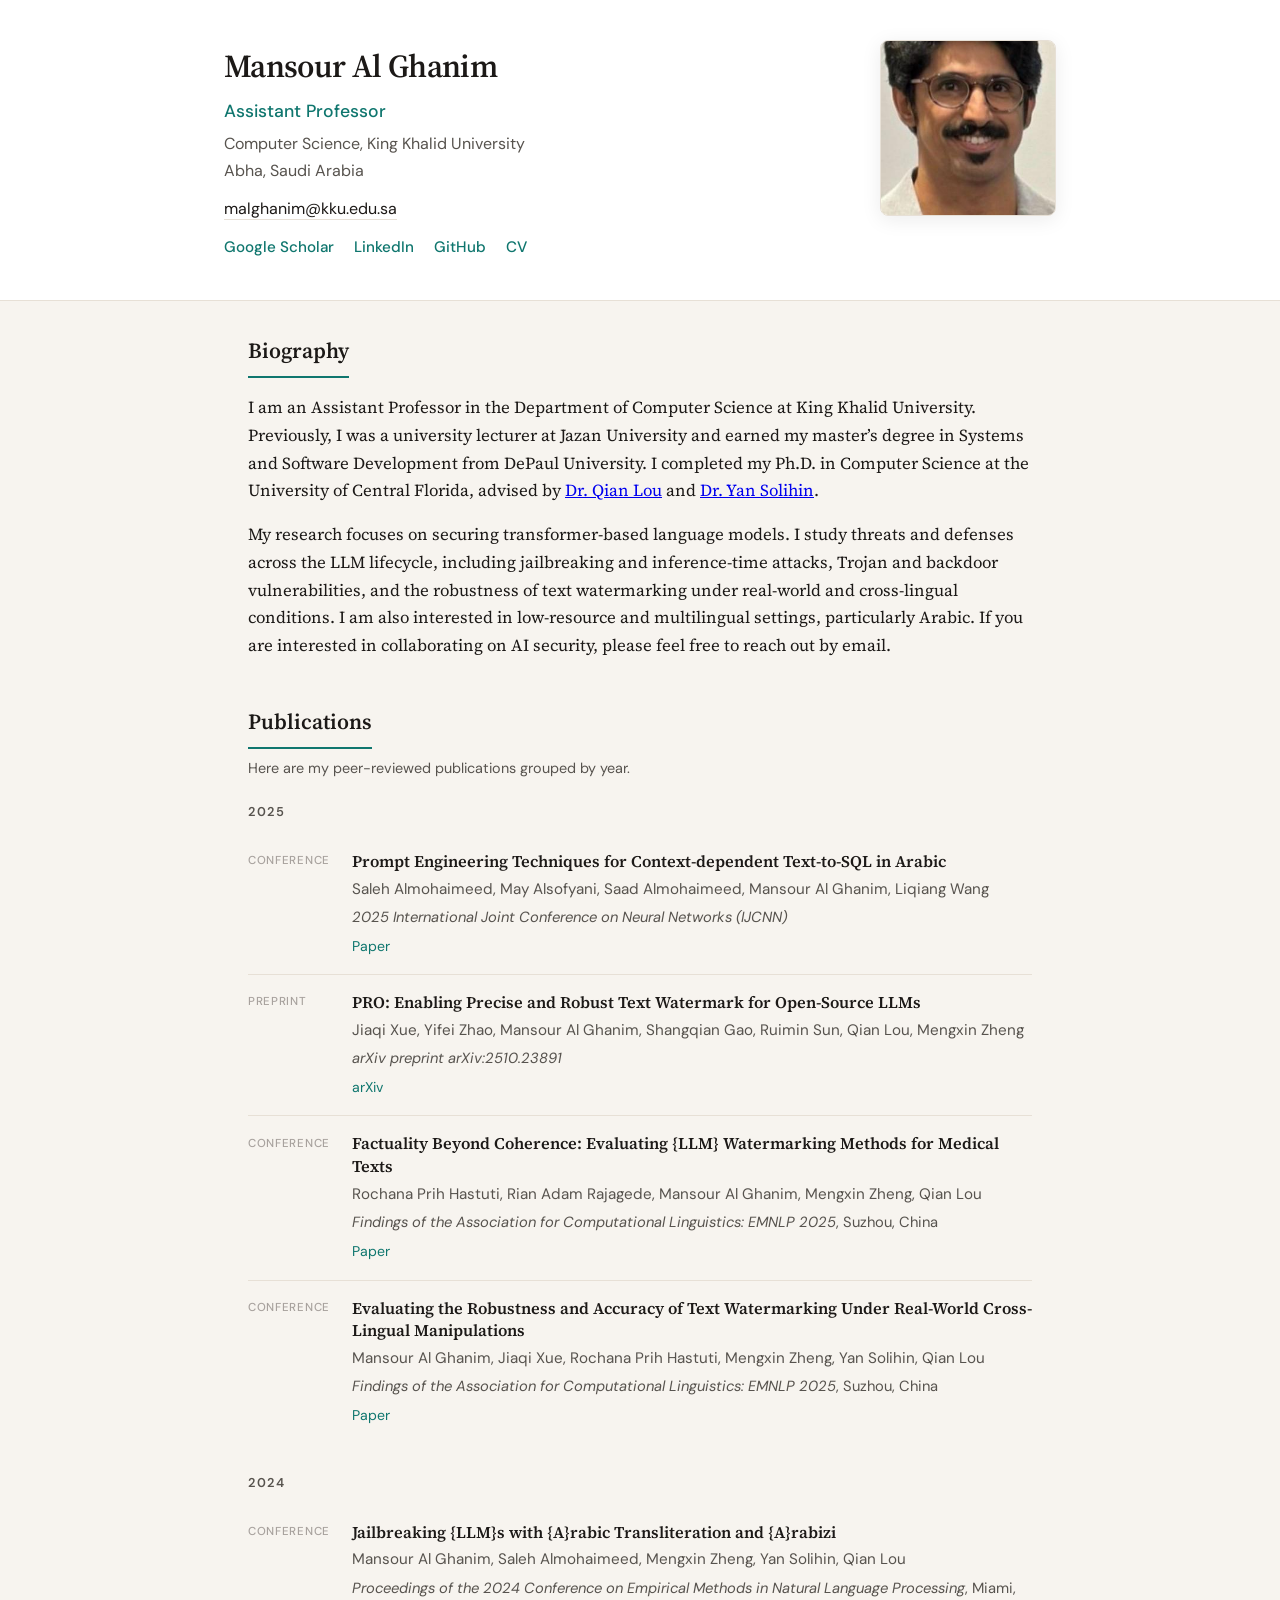
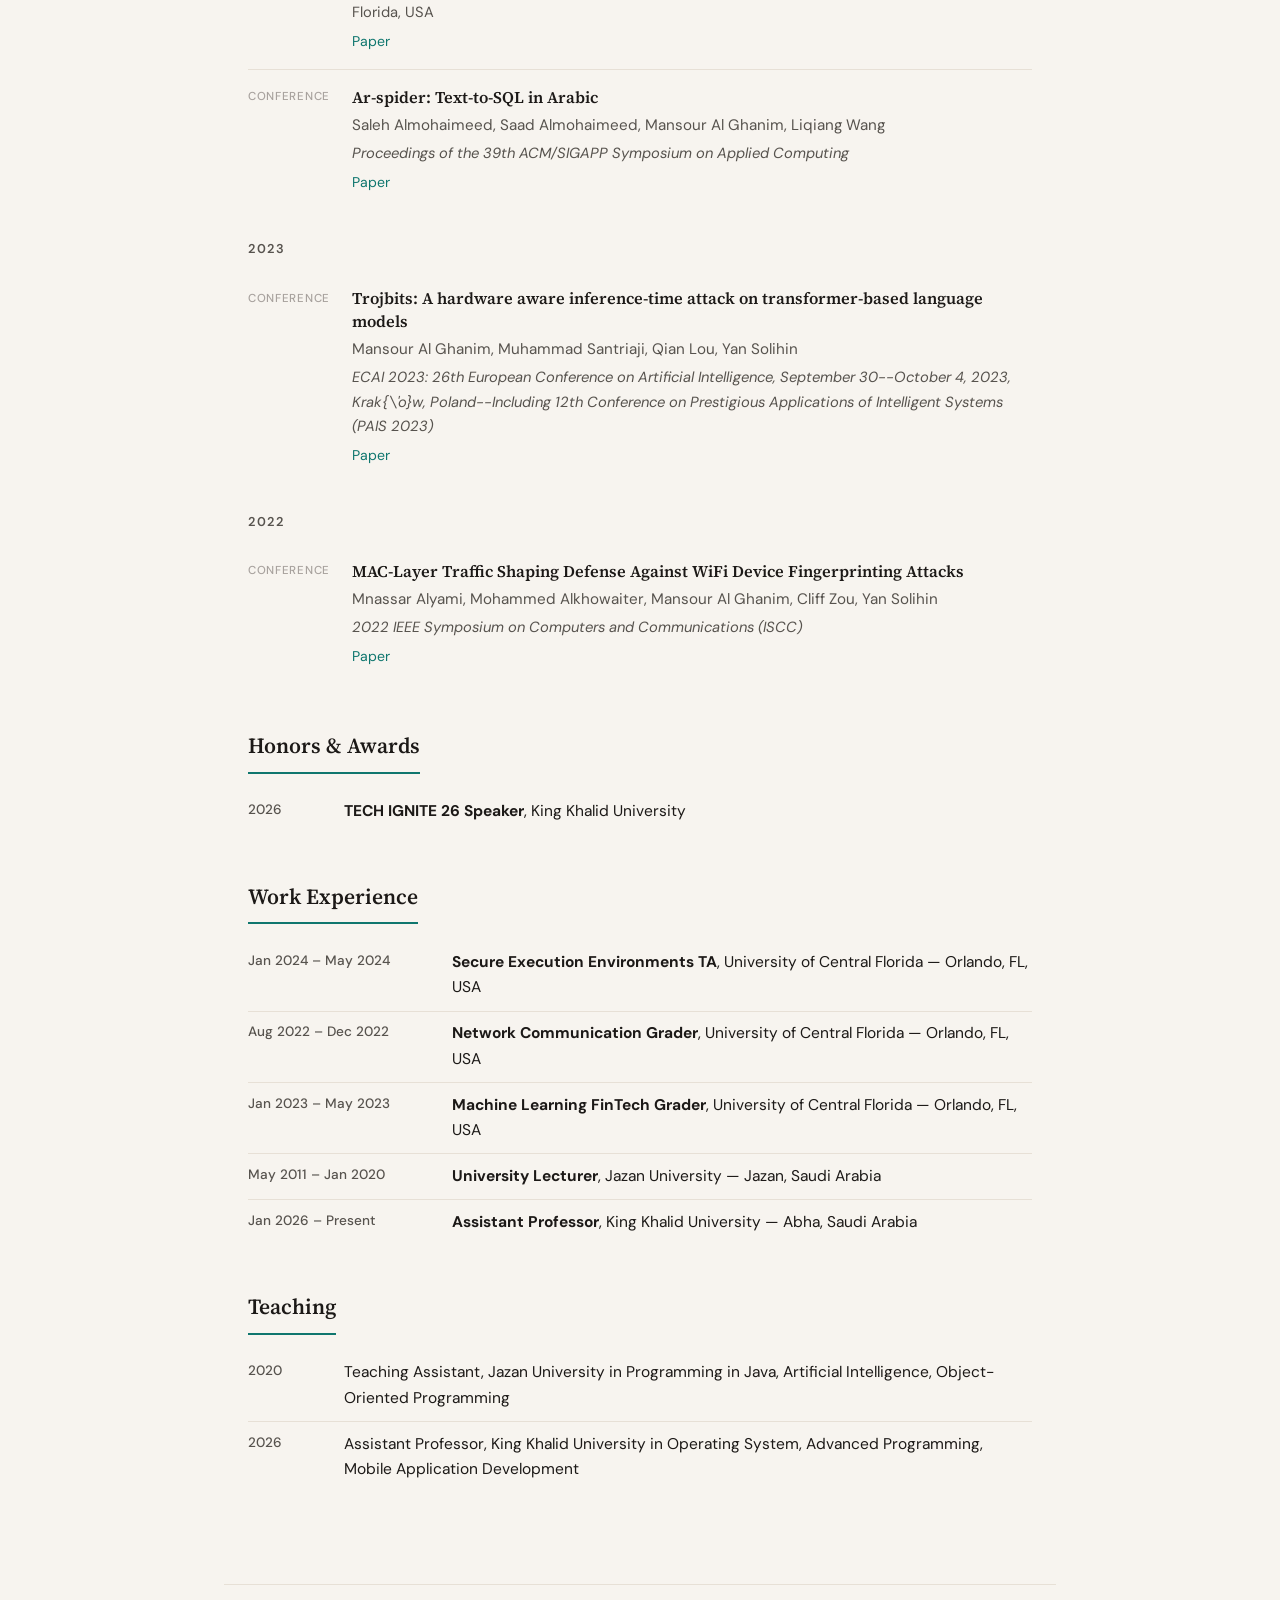
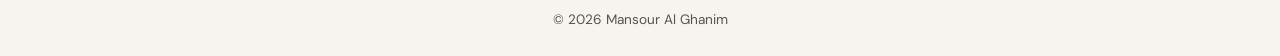
<file: index.html>
<!DOCTYPE html>
<html lang="en">
<head>
  <meta charset="UTF-8">
  <meta name="viewport" content="width=device-width, initial-scale=1.0">
  <meta name="description" content="Mansour Al Ghanim — Assistant Professor">
  <meta name="author" content="Mansour Al Ghanim">
  <title>Mansour Al Ghanim</title>
  <link rel="preconnect" href="https://fonts.googleapis.com">
  <link rel="preconnect" href="https://fonts.gstatic.com" crossorigin>
  <link href="https://fonts.googleapis.com/css2?family=DM+Sans:ital,opsz,wght@0,9..40,400;0,9..40,500;0,9..40,600;1,9..40,400&family=Source+Serif+4:ital,opsz,wght@0,8..60,400;0,8..60,600;1,8..60,400&display=swap" rel="stylesheet">
  <link rel="stylesheet" href="css/style.css">
</head>
<body>
  <a class="skip-link" href="#main">Skip to content</a>

  <header class="site-header">
    <div class="header-inner">
      <div class="header-text">
        <h1 class="site-name">Mansour Al Ghanim</h1>
        <p class="site-role">Assistant Professor</p>
        <p class="site-affiliation">Computer Science, King Khalid University</p>
        <p class="site-location">Abha, Saudi Arabia</p>
        <p class="site-email">
          <a href="mailto:malghanim@kku.edu.sa">malghanim@kku.edu.sa</a>
        </p>
        <nav class="site-links" aria-label="External profiles">
          
          <a href="https://scholar.google.com/citations?user=IQ5UERsAAAAJ&amp;hl=en" target="_blank" rel="noopener">Google Scholar</a>
          
          
          <a href="https://www.linkedin.com/in/malghanim86" target="_blank" rel="noopener">LinkedIn</a>
          
          
          <a href="https://github.com/SecureDL" target="_blank" rel="noopener">GitHub</a>
          
          
          <a href="/files/cv.pdf">CV</a>
          
        </nav>
      </div>
      
      <figure class="header-photo">
        <img src="/assets/profile.jpg" alt="Portrait of Mansour Al Ghanim" width="200" height="200">
      </figure>
      
    </div>
  </header>

  <main id="main" class="site-main">
    
    <section class="section" id="biography">
      <h2 class="section-title">Biography</h2>
      <div class="prose"><p>I am an Assistant Professor in the Department of Computer Science at King Khalid University. Previously, I was a university lecturer at Jazan University and earned my master&rsquo;s degree in Systems and Software Development from DePaul University. I completed my Ph.D. in Computer Science at the University of Central Florida, advised by <a href="https://www.qlou.org/">Dr. Qian Lou</a> and <a href="https://www.cs.ucf.edu/person/yansolihin/">Dr. Yan Solihin</a>.</p>
<p>My research focuses on securing transformer-based language models. I study threats and defenses across the LLM lifecycle, including jailbreaking and inference-time attacks, Trojan and backdoor vulnerabilities, and the robustness of text watermarking under real-world and cross-lingual conditions. I am also interested in low-resource and multilingual settings, particularly Arabic. If you are interested in collaborating on AI security, please feel free to reach out by email.</p></div>
    </section>
    

    
    <section class="section" id="publications">
      <h2 class="section-title">Publications</h2>
      <p class="section-note">Here are my peer-reviewed publications grouped by year.</p>

      
      <div class="pub-year-group">
        <h3 class="pub-year">2025</h3>
        <ol class="pub-list">
          
          <li class="pub-item">
            <span class="pub-type" aria-label="Publication type">conference</span>
            <div class="pub-body">
              <p class="pub-title">Prompt Engineering Techniques for Context-dependent Text-to-SQL in Arabic</p>
              <p class="pub-authors">
                
                  <span class="author">Saleh Almohaimeed, </span>
                
                  <span class="author">May Alsofyani, </span>
                
                  <span class="author">Saad Almohaimeed, </span>
                
                  <span class="author">Mansour Al Ghanim, </span>
                
                  <span class="author">Liqiang Wang</span>
                
                
              </p>
              <p class="pub-venue">
                <em>2025 International Joint Conference on Neural Networks (IJCNN)</em>
              </p>
              
              <p class="pub-links">
                <a href="https://arxiv.org/pdf/2511.20677">Paper</a>
                
                
                
              </p>
              
            </div>
          </li>
          
          <li class="pub-item">
            <span class="pub-type" aria-label="Publication type">preprint</span>
            <div class="pub-body">
              <p class="pub-title">PRO: Enabling Precise and Robust Text Watermark for Open-Source LLMs</p>
              <p class="pub-authors">
                
                  <span class="author">Jiaqi Xue, </span>
                
                  <span class="author">Yifei Zhao, </span>
                
                  <span class="author">Mansour Al Ghanim, </span>
                
                  <span class="author">Shangqian Gao, </span>
                
                  <span class="author">Ruimin Sun, </span>
                
                  <span class="author">Qian Lou, </span>
                
                  <span class="author">Mengxin Zheng</span>
                
                
              </p>
              <p class="pub-venue">
                <em>arXiv preprint arXiv:2510.23891</em>
              </p>
              
              <p class="pub-links">
                
                <a href="https://arxiv.org/abs/2510.23891">arXiv</a>
                
                
              </p>
              
            </div>
          </li>
          
          <li class="pub-item">
            <span class="pub-type" aria-label="Publication type">conference</span>
            <div class="pub-body">
              <p class="pub-title">Factuality Beyond Coherence: Evaluating {LLM} Watermarking Methods for Medical Texts</p>
              <p class="pub-authors">
                
                  <span class="author">Rochana Prih Hastuti, </span>
                
                  <span class="author">Rian Adam Rajagede, </span>
                
                  <span class="author">Mansour Al Ghanim, </span>
                
                  <span class="author">Mengxin Zheng, </span>
                
                  <span class="author">Qian Lou</span>
                
                
              </p>
              <p class="pub-venue">
                <em>Findings of the Association for Computational Linguistics: EMNLP 2025</em>, Suzhou, China
              </p>
              
              <p class="pub-links">
                <a href="https://aclanthology.org/2025.findings-emnlp.818/">Paper</a>
                
                
                
              </p>
              
            </div>
          </li>
          
          <li class="pub-item">
            <span class="pub-type" aria-label="Publication type">conference</span>
            <div class="pub-body">
              <p class="pub-title">Evaluating the Robustness and Accuracy of Text Watermarking Under Real-World Cross-Lingual Manipulations</p>
              <p class="pub-authors">
                
                  <span class="author">Mansour Al Ghanim, </span>
                
                  <span class="author">Jiaqi Xue, </span>
                
                  <span class="author">Rochana Prih Hastuti, </span>
                
                  <span class="author">Mengxin Zheng, </span>
                
                  <span class="author">Yan Solihin, </span>
                
                  <span class="author">Qian Lou</span>
                
                
              </p>
              <p class="pub-venue">
                <em>Findings of the Association for Computational Linguistics: EMNLP 2025</em>, Suzhou, China
              </p>
              
              <p class="pub-links">
                <a href="https://aclanthology.org/2025.findings-emnlp.390/">Paper</a>
                
                
                
              </p>
              
            </div>
          </li>
          
        </ol>
      </div>
      
      <div class="pub-year-group">
        <h3 class="pub-year">2024</h3>
        <ol class="pub-list">
          
          <li class="pub-item">
            <span class="pub-type" aria-label="Publication type">conference</span>
            <div class="pub-body">
              <p class="pub-title">Jailbreaking {LLM}s with {A}rabic Transliteration and {A}rabizi</p>
              <p class="pub-authors">
                
                  <span class="author">Mansour Al Ghanim, </span>
                
                  <span class="author">Saleh Almohaimeed, </span>
                
                  <span class="author">Mengxin Zheng, </span>
                
                  <span class="author">Yan Solihin, </span>
                
                  <span class="author">Qian Lou</span>
                
                
              </p>
              <p class="pub-venue">
                <em>Proceedings of the 2024 Conference on Empirical Methods in Natural Language Processing</em>, Miami, Florida, USA
              </p>
              
              <p class="pub-links">
                <a href="https://aclanthology.org/2024.emnlp-main.1034/">Paper</a>
                
                
                
              </p>
              
            </div>
          </li>
          
          <li class="pub-item">
            <span class="pub-type" aria-label="Publication type">conference</span>
            <div class="pub-body">
              <p class="pub-title">Ar-spider: Text-to-SQL in Arabic</p>
              <p class="pub-authors">
                
                  <span class="author">Saleh Almohaimeed, </span>
                
                  <span class="author">Saad Almohaimeed, </span>
                
                  <span class="author">Mansour Al Ghanim, </span>
                
                  <span class="author">Liqiang Wang</span>
                
                
              </p>
              <p class="pub-venue">
                <em>Proceedings of the 39th ACM/SIGAPP Symposium on Applied Computing</em>
              </p>
              
              <p class="pub-links">
                <a href="https://arxiv.org/pdf/2402.15012">Paper</a>
                
                
                
              </p>
              
            </div>
          </li>
          
        </ol>
      </div>
      
      <div class="pub-year-group">
        <h3 class="pub-year">2023</h3>
        <ol class="pub-list">
          
          <li class="pub-item">
            <span class="pub-type" aria-label="Publication type">conference</span>
            <div class="pub-body">
              <p class="pub-title">Trojbits: A hardware aware inference-time attack on transformer-based language models</p>
              <p class="pub-authors">
                
                  <span class="author">Mansour Al Ghanim, </span>
                
                  <span class="author">Muhammad Santriaji, </span>
                
                  <span class="author">Qian Lou, </span>
                
                  <span class="author">Yan Solihin</span>
                
                
              </p>
              <p class="pub-venue">
                <em>ECAI 2023: 26th European Conference on Artificial Intelligence, September 30--October 4, 2023, Krak{\&#39;o}w, Poland--Including 12th Conference on Prestigious Applications of Intelligent Systems (PAIS 2023)</em>
              </p>
              
              <p class="pub-links">
                <a href="https://ebooks.iospress.nl/volumearticle/64186">Paper</a>
                
                
                
              </p>
              
            </div>
          </li>
          
        </ol>
      </div>
      
      <div class="pub-year-group">
        <h3 class="pub-year">2022</h3>
        <ol class="pub-list">
          
          <li class="pub-item">
            <span class="pub-type" aria-label="Publication type">conference</span>
            <div class="pub-body">
              <p class="pub-title">MAC-Layer Traffic Shaping Defense Against WiFi Device Fingerprinting Attacks</p>
              <p class="pub-authors">
                
                  <span class="author">Mnassar Alyami, </span>
                
                  <span class="author">Mohammed Alkhowaiter, </span>
                
                  <span class="author">Mansour Al Ghanim, </span>
                
                  <span class="author">Cliff Zou, </span>
                
                  <span class="author">Yan Solihin</span>
                
                
              </p>
              <p class="pub-venue">
                <em>2022 IEEE Symposium on Computers and Communications (ISCC)</em>
              </p>
              
              <p class="pub-links">
                <a href="https://ieeexplore.ieee.org/document/9913056">Paper</a>
                
                
                
              </p>
              
            </div>
          </li>
          
        </ol>
      </div>
      

      
    </section>
    

    
    <section class="section" id="awards">
      <h2 class="section-title">Honors &amp; Awards</h2>
      <ul class="simple-list">
        
        <li>
          <span class="list-year">2026</span>
          <span class="list-body"><strong>TECH IGNITE 26 Speaker</strong>, King Khalid University</span>
        </li>
        
      </ul>
    </section>
    

    
    <section class="section" id="experience">
      <h2 class="section-title">Work Experience</h2>
      <ul class="timeline-list">
        
        <li class="timeline-item">
          <span class="timeline-date">Jan 2024 – May 2024</span>
          <span class="timeline-body">
            <strong>Secure Execution Environments TA</strong>, University of Central Florida — Orlando, FL, USA
          </span>
        </li>
        
        <li class="timeline-item">
          <span class="timeline-date">Aug 2022 – Dec 2022</span>
          <span class="timeline-body">
            <strong>Network Communication Grader</strong>, University of Central Florida — Orlando, FL, USA
          </span>
        </li>
        
        <li class="timeline-item">
          <span class="timeline-date">Jan 2023 – May 2023</span>
          <span class="timeline-body">
            <strong>Machine Learning FinTech Grader</strong>, University of Central Florida — Orlando, FL, USA
          </span>
        </li>
        
        <li class="timeline-item">
          <span class="timeline-date">May 2011 – Jan 2020</span>
          <span class="timeline-body">
            <strong>University Lecturer</strong>, Jazan University — Jazan, Saudi Arabia
          </span>
        </li>
        
        <li class="timeline-item">
          <span class="timeline-date">Jan 2026 – Present</span>
          <span class="timeline-body">
            <strong>Assistant Professor</strong>, King Khalid University — Abha, Saudi Arabia
          </span>
        </li>
        
      </ul>
    </section>
    

    
    <section class="section" id="teaching">
      <h2 class="section-title">Teaching</h2>
      <ul class="simple-list">
        
        <li>
          <span class="list-year">2020</span>
          <span class="list-body">Teaching Assistant, Jazan University in Programming in Java, Artificial Intelligence, Object-Oriented Programming</span>
        </li>
        
        <li>
          <span class="list-year">2026</span>
          <span class="list-body">Assistant Professor, King Khalid University in Operating System, Advanced Programming, Mobile Application Development</span>
        </li>
        
      </ul>
    </section>
    
  </main>

  <footer class="site-footer">
    <p>&copy; 2026 Mansour Al Ghanim</p>
  </footer>
</body>
</html>
</file>
<file: css/style.css>
/* Personal academic homepage — warm, editorial style */

:root {
  --bg: #f7f4ef;
  --surface: #ffffff;
  --text: #1c1917;
  --text-muted: #57534e;
  --accent: #0f766e;
  --accent-hover: #0d5f58;
  --border: #e7e0d6;
  --type-label: #a8a29e;
  --serif: "Source Serif 4", Georgia, "Times New Roman", serif;
  --sans: "DM Sans", system-ui, -apple-system, sans-serif;
  --max-width: 52rem;
  --radius: 0.5rem;
}

*,
*::before,
*::after {
  box-sizing: border-box;
}

html {
  scroll-behavior: smooth;
}

body {
  margin: 0;
  font-family: var(--sans);
  font-size: 1rem;
  line-height: 1.65;
  color: var(--text);
  background: var(--bg);
  -webkit-font-smoothing: antialiased;
}

.skip-link {
  position: absolute;
  left: -9999px;
  top: 0;
  z-index: 100;
  padding: 0.5rem 1rem;
  background: var(--accent);
  color: #fff;
}

.skip-link:focus {
  left: 1rem;
  top: 1rem;
}

/* Header */

.site-header {
  background: var(--surface);
  border-bottom: 1px solid var(--border);
  padding: 2.5rem 1.5rem;
}

.header-inner {
  max-width: var(--max-width);
  margin: 0 auto;
  display: flex;
  gap: 2rem;
  align-items: flex-start;
  justify-content: space-between;
}

.site-name {
  font-family: var(--serif);
  font-size: 2rem;
  font-weight: 600;
  margin: 0 0 0.25rem;
  letter-spacing: -0.02em;
}

.site-role {
  font-size: 1.1rem;
  font-weight: 500;
  color: var(--accent);
  margin: 0 0 0.35rem;
}

.site-affiliation,
.site-location {
  margin: 0;
  color: var(--text-muted);
}

.site-email {
  margin: 0.75rem 0;
}

.site-email a {
  color: var(--text);
  text-decoration: none;
  border-bottom: 1px solid var(--border);
}

.site-email a:hover {
  color: var(--accent);
  border-color: var(--accent);
}

.site-links {
  display: flex;
  flex-wrap: wrap;
  gap: 0.5rem 1.25rem;
  margin-top: 0.5rem;
}

.site-links a {
  color: var(--accent);
  text-decoration: none;
  font-weight: 500;
  font-size: 0.95rem;
}

.site-links a:hover {
  color: var(--accent-hover);
  text-decoration: underline;
}

.header-photo {
  margin: 0;
  flex-shrink: 0;
}

.header-photo img {
  display: block;
  width: 11rem;
  height: 11rem;
  object-fit: cover;
  border-radius: var(--radius);
  border: 1px solid var(--border);
  box-shadow: 0 4px 20px rgba(28, 25, 23, 0.08);
}

/* Main */

.site-main {
  max-width: var(--max-width);
  margin: 0 auto;
  padding: 2rem 1.5rem 3rem;
}

.section {
  margin-bottom: 2.75rem;
}

.section-title {
  font-family: var(--serif);
  font-size: 1.35rem;
  font-weight: 600;
  margin: 0 0 1rem;
  padding-bottom: 0.5rem;
  border-bottom: 2px solid var(--accent);
  display: inline-block;
}

.section-note {
  font-size: 0.9rem;
  color: var(--text-muted);
  margin: -0.5rem 0 1.25rem;
}

.prose p {
  margin: 0 0 1rem;
  font-family: var(--serif);
  font-size: 1.05rem;
}

/* Publications — year groups + type prefix (no colored tags) */

.pub-year-group {
  margin-bottom: 1.75rem;
}

.pub-year {
  font-family: var(--sans);
  font-size: 0.8rem;
  font-weight: 600;
  text-transform: uppercase;
  letter-spacing: 0.12em;
  color: var(--text-muted);
  margin: 0 0 0.75rem;
}

.pub-list {
  list-style: none;
  margin: 0;
  padding: 0;
}

.pub-item {
  display: grid;
  grid-template-columns: 5.5rem 1fr;
  gap: 0.75rem 1rem;
  padding: 1rem 0;
  border-bottom: 1px solid var(--border);
}

.pub-item:last-child {
  border-bottom: none;
}

.pub-type {
  font-size: 0.72rem;
  font-weight: 500;
  text-transform: uppercase;
  letter-spacing: 0.06em;
  color: var(--type-label);
  padding-top: 0.2rem;
  line-height: 1.4;
}

.pub-body {
  min-width: 0;
}

.pub-title {
  font-family: var(--serif);
  font-weight: 600;
  font-size: 1.02rem;
  margin: 0 0 0.25rem;
  line-height: 1.4;
}

.pub-note {
  font-weight: 400;
  font-style: italic;
  color: var(--text-muted);
}

.pub-authors {
  margin: 0 0 0.2rem;
  font-size: 0.95rem;
  color: var(--text-muted);
}

.pub-venue {
  margin: 0 0 0.35rem;
  font-size: 0.92rem;
  color: var(--text-muted);
}

.pub-links {
  margin: 0;
  font-size: 0.88rem;
}

.pub-links a {
  color: var(--accent);
  text-decoration: none;
  margin-right: 0.85rem;
}

.pub-links a:hover {
  text-decoration: underline;
}

.equal-footnote,
.footnote {
  font-size: 0.85rem;
  color: var(--text-muted);
  margin-top: 0.5rem;
}

/* Lists */

.simple-list,
.timeline-list {
  list-style: none;
  margin: 0;
  padding: 0;
}

.simple-list li {
  display: grid;
  grid-template-columns: 5rem 1fr;
  gap: 0.5rem 1rem;
  padding: 0.6rem 0;
  border-bottom: 1px solid var(--border);
}

.timeline-item {
  display: grid;
  grid-template-columns: minmax(11.5rem, auto) 1fr;
  gap: 0.5rem 1.25rem;
  padding: 0.6rem 0;
  border-bottom: 1px solid var(--border);
}

.simple-list li:last-child,
.timeline-item:last-child {
  border-bottom: none;
}

.list-year,
.timeline-date {
  font-size: 0.85rem;
  font-weight: 500;
  color: var(--text-muted);
  white-space: nowrap;
}

.list-body,
.timeline-body {
  font-size: 0.97rem;
}

/* Footer */

.site-footer {
  max-width: var(--max-width);
  margin: 0 auto;
  padding: 1.5rem;
  border-top: 1px solid var(--border);
  text-align: center;
  font-size: 0.85rem;
  color: var(--text-muted);
}

.site-footer p {
  margin: 0;
}

/* Responsive */

@media (max-width: 640px) {
  .header-inner {
    flex-direction: column-reverse;
    align-items: center;
    text-align: center;
  }

  .site-links {
    justify-content: center;
  }

  .pub-item {
    grid-template-columns: 1fr;
    gap: 0.25rem;
  }

  .pub-type {
    padding-top: 0;
  }

  .simple-list li {
    grid-template-columns: 1fr;
    gap: 0.15rem;
  }

  .timeline-item {
    grid-template-columns: 1fr;
    gap: 0.15rem;
  }
}

@media print {
  body {
    background: #fff;
  }

  .site-header {
    border-bottom: 1px solid #ccc;
  }

  .pub-links a::after {
    content: " (" attr(href) ")";
    font-size: 0.8em;
  }
}
</file>
